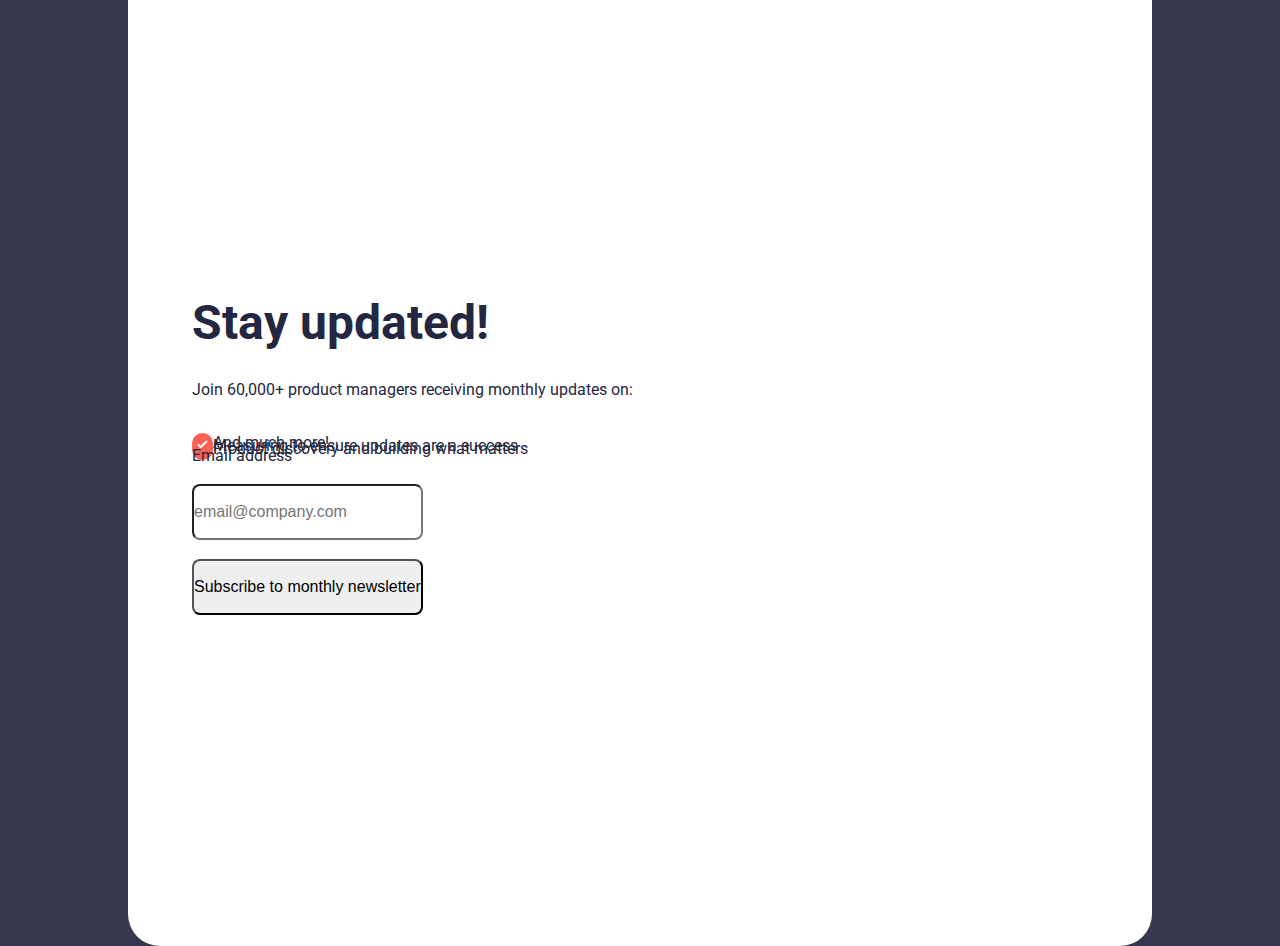
<file: index.html>
<!DOCTYPE html>
<html lang="en">
  <head>
    <meta charset="UTF-8" />
    <meta name="viewport" content="width=device-width, initial-scale=1.0" />
    <link
      rel="icon"
      type="image/png"
      sizes="32x32"
      href="./assets/images/favicon-32x32.png"
    />
    <link rel="stylesheet" href="styles.css" />
    <link rel="preconnect" href="https://fonts.googleapis.com" />
    <link rel="preconnect" href="https://fonts.gstatic.com" crossorigin />
    <link
      href="https://fonts.googleapis.com/css2?family=Roboto:ital,wght@0,100..900;1,100..900&display=swap"
      rel="stylesheet"
    />
    <script src="script.js" defer></script>
    <title>
      Frontend Mentor | Newsletter sign-up form with success message
    </title>
  </head>
  <body>
    <main class="card">
      <div class="card-img">
        <img
          src="./assets/images/illustration-sign-up-mobile.svg"
          alt="form illustration"
        />
      </div>
      <article class="card-form-container">
        <div class="form-text">
          <h1>Stay updated!</h1>
          <p>Join 60,000+ product managers receiving monthly updates on:</p>
          <ul>
            <li>
              <img src="./assets/images/icon-list.svg" alt="tick icon" />
              Product discovery and building what matters
            </li>
            <li>
              <img
                src="./assets/images/icon-list.svg"
                alt="tick icon"
              />Measuring to ensure updates are a success
            </li>
            <li>
              <img src="./assets/images/icon-list.svg" alt="tick icon" />And
              much more!
            </li>
          </ul>
        </div>
        <div class="form-submission">
          <form action="">
            <label for="email">Email address</label>
            <input
              id="email"
              name="email"
              type="email"
              placeholder="email@company.com"
            />
            <input type="submit" value="Subscribe to monthly newsletter" />
          </form>
        </div>
      </article>
    </main>
  </body>
</html>
</file>
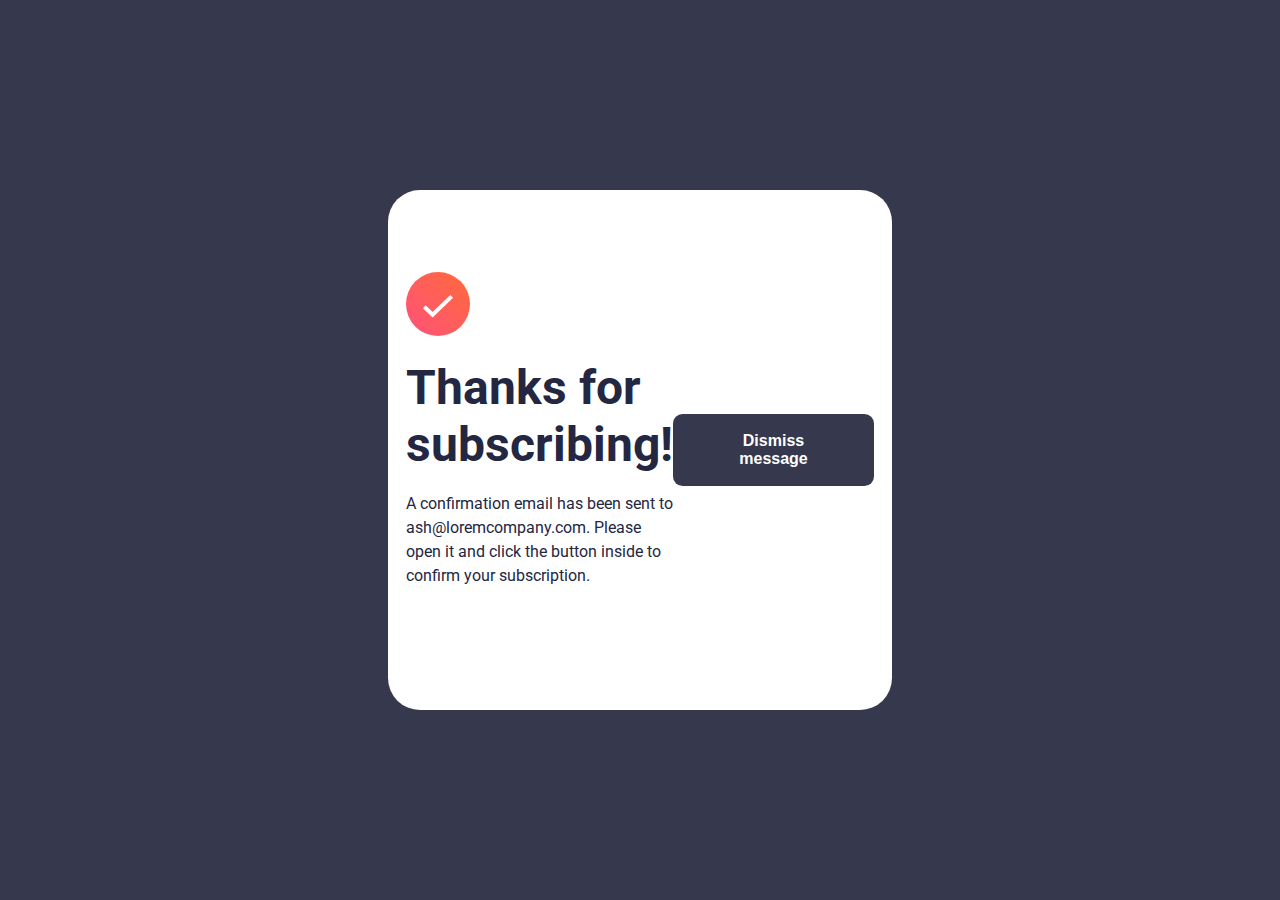
<file: success.html>
<!DOCTYPE html>
<html lang="en">
  <head>
    <meta charset="UTF-8" />
    <meta name="viewport" content="width=device-width, initial-scale=1.0" />
    <link
      rel="icon"
      type="image/png"
      sizes="32x32"
      href="./assets/images/favicon-32x32.png"
    />
    <link rel="stylesheet" href="styles.css" />
    <link rel="preconnect" href="https://fonts.googleapis.com" />
    <link rel="preconnect" href="https://fonts.gstatic.com" crossorigin />
    <link
      href="https://fonts.googleapis.com/css2?family=Roboto:ital,wght@0,100..900;1,100..900&display=swap"
      rel="stylesheet"
    />
    <script src="script.js" defer></script>
    <title>
      Frontend Mentor | Newsletter sign-up form with success message
    </title>
  </head>
  <body>
    <main class="success-card">
      <div class="success-text">
        <img src="./assets/images/icon-success.svg" alt="success icon" />
        <h1 class="subscribe-title">Thanks for subscribing!</h1>
        <p class="subscribe-text">
          A confirmation email has been sent to ash@loremcompany.com. Please
          open it and click the button inside to confirm your subscription.
        </p>
      </div>
      <button class="dismiss-btn" type="button">Dismiss message</button>
    </main>
  </body>
</html>
</file>
<file: styles.css>
/** Universal Styling **/
* {
  padding: 0;
  margin: 0;
  box-sizing: border-box;
  font-size: 16px;
}

body {
  font-family: "Roboto", sans-serif, serif;
}

/** Colours **/

:root {
  --PrimaryRed: hsl(4, 100%, 67%);
  --GradientYellow: hsl(23, 100%, 62%);
  --Blue800: hsl(234, 29%, 20%);
  --Blue700: hsl(235, 18%, 26%);
  --Grey: hsl(0, 0%, 58%);
  --White: hsl(0 0%, 100%);
}

/** Mobile View **/

/* Mobile Form */

.card-img-container,
.card-img {
  width: 100%;
  height: auto;
}

.card-img-container {
  margin-bottom: 2.5em;
}

.card-form-container {
  width: 100%;
  display: flex;
  flex-direction: column;
  align-items: center;
}

.form-text,
.form-container {
  width: 20.4375em;
}

.form-container {
  position: relative;
}

.form-text {
  margin-bottom: 1em;
}

h1,
p,
li,
label {
  color: var(--Blue800);
}

h1 {
  font-size: 2.5em;
}

h1,
p {
  margin-bottom: 2.5rem;
}

li {
  line-height: 1.2em;
  list-style: none;
  display: flex;
  align-self: flex-start;
  margin-bottom: -1em;
}

.tick-icon {
  margin-right: 1em;
  align-self: flex-start;
}

form {
  display: flex;
  flex-direction: column;
}

input {
  height: 3.5em;
  border-radius: 0.5em;
}

.email-input {
  padding: 0 1.5em;
  border: 1px solid var(--Blue800);
}

.email-input:focus {
  outline: none;
  border: 2px solid var(--Blue800);
}

label,
input {
  margin-bottom: 1em;
}

.submit {
  background-color: var(--Blue700);

  color: var(--White);
  font-weight: 700;
}

.submit:hover {
  background-image: linear-gradient(
    90deg,
    var(--GradientYellow),
    var(--PrimaryRed)
  );
  border-color: transparent;
}

.error-message {
  position: absolute;
  display: none;
  right: 0em;
  color: var(--PrimaryRed);
  font-weight: bold;
}

/* Mobile Success */

.success-card {
  width: 100%;
  height: 100vh;
  display: flex;
  justify-content: center;
  align-items: center;
  background-color: var(--White);
}

.success-content {
  width: 20.4375em;
  height: auto;
}

.success-img {
  margin-bottom: 2em;
}

.subscribe-title {
  font-size: 2.5em;
}

.subscribe-text {
  line-height: 150%;
}

.dismiss-btn {
  width: 100%;
  padding: 1em 4em;
  border-color: transparent;
  background-color: var(--Blue700);
  color: var(--White);
  border-radius: 0.6em;
  align-items: end;
  margin-top: 10em;
  font-weight: 700;
}

.dismiss-btn:hover {
  background-image: linear-gradient(
    90deg,
    var(--GradientYellow),
    var(--PrimaryRed)
  );
  border-color: transparent;
}

@media screen and (min-width: 46.5em) {
  body {
    background-color: var(--Blue700);
    display: flex;
    justify-content: center;
    align-items: center;
    height: 100vh;
  }

  .card {
    width: 80%;
    height: 62em;
    background-color: var(--White);
    display: flex;
    flex-direction: column;
    justify-content: center;
    align-items: center;
    position: relative;
    border-radius: 2em;
    padding: 4em 0;
  }

  .card-img-container {
    width: 33em;
    height: 22.39em;
    padding: 0;
    border-radius: em;
    background-image: url(./assets/images/illustration-sign-up-tablet.svg);
  }

  .card-img {
    display: none;
  }

  .card-form-container {
    width: 100%;
    height: auto;
    display: flex;
    align-items: start;
    padding: 0 4em;
  }

  .form-text {
    width: 100%;
  }

  h1 {
    margin: 0.6em 0;
    font-size: 3em;
  }

  li {
    margin-bottom: -1.5em;
  }

  .form-container {
    width: 100%;
  }

  label,
  input {
    margin-bottom: 1.2em;
  }

  /* Success Card */

  .success-card {
    width: 31.5em;
    height: 32.5em;
    border-radius: 2em;
    padding: 4em;
    justify-content: center;
    align-items: center;
  }

  .success-content {
    height: 23.5em;
    width: 100%;
  }

  .dismiss-btn {
    margin-top: 0;
  }

  .success-img {
    margin-bottom: 0;
  }

  .subscribe-title {
    font-size: 3em;
    margin: 0.4em 0;
  }
}

@media screen and (min-width: 90em) {
  .card {
    display: grid;
    grid-template-columns: 55% 45%;
    grid-template-rows: 1fr;
    height: 40em;
    width: 65%;
    padding: 2em;
  }

  .card-img-container {
    grid-column: 2;
    grid-row: 1;
    overflow: hidden;
    border-radius: 2em;
    margin: 0;
    padding: 0;
    height: 100%;
    width: 100%;
    background-image: url(./assets/images/illustration-sign-up-desktop.svg);
    background-size: cover;
    background-repeat: none;
  }

  .card-img {
    display: none;
  }

  .card-form-container {
    grid-column: 1;
    display: flex;
    grid-row: 1;
    height: 100%;
    padding: 0;
    align-items: center;
    justify-content: center;
    padding: 2em;
  }

  .form-text {
    padding: 0;
  }

  h1 {
    margin-top: 0;
  }

  .submit {
    margin-bottom: 0;
  }
}
</file>
